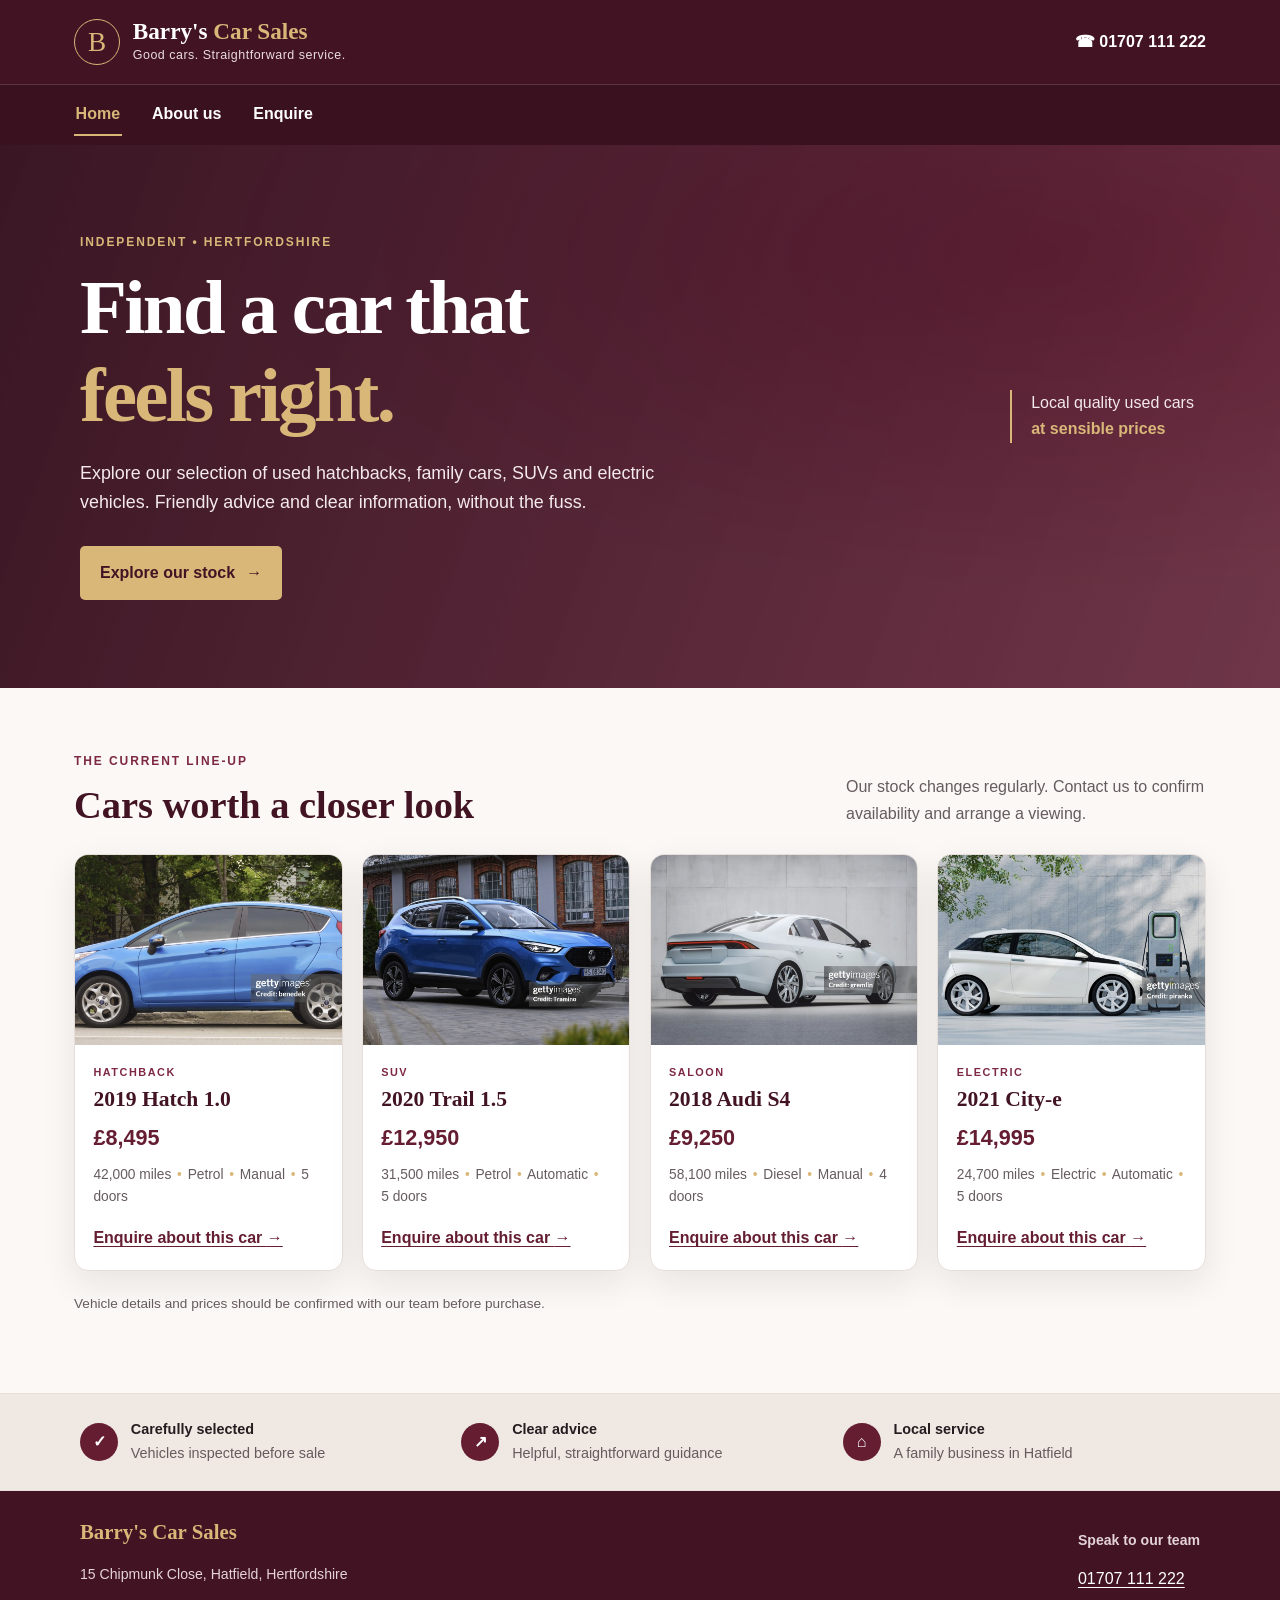
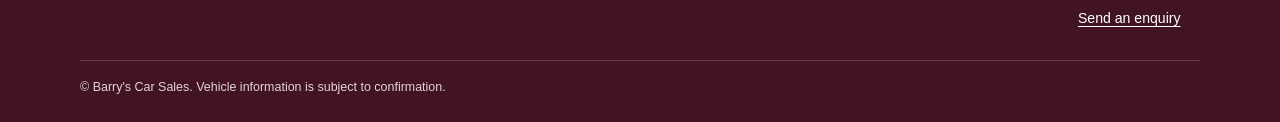
<file: index.html>
<!doctype html>
<html lang="en-GB">
<head>
  <meta charset="utf-8">
  <meta name="viewport" content="width=device-width, initial-scale=1">
  <meta name="description" content="Explore carefully selected used cars at Barry's Car Sales in Hatfield, Hertfordshire.">
  <title>Used Cars in Hertfordshire | Barry's Car Sales</title>
  <link rel="stylesheet" href="styles.css">
  <script src="script.js" defer></script>
</head>
<body>
<a class="skip-link" href="#main">Skip to main content</a>
<header class="site-header">
  <div class="header-inner">
    <a class="brand" href="index.html" aria-label="Barry's Car Sales home">
      <span class="brand-mark" aria-hidden="true">B</span>
      <span><span class="brand-name">Barry's <em>Car Sales</em></span><span class="brand-tagline">Good cars. Straightforward service.</span></span>
    </a>
    <a class="phone-link" href="tel:01707111222"><span aria-hidden="true">☎</span> 01707 111 222</a>
  </div>
  <nav class="primary-nav" aria-label="Main navigation">
    <div class="nav-inner">
      <a href="index.html" aria-current="page">Home</a>
      <a href="about.html">About us</a>
      <a href="enquiry.html">Enquire</a>
    </div>
  </nav>
</header>
<main id="main">
  <section class="hero">
    <div class="hero-copy">
      <p class="eyebrow">INDEPENDENT • HERTFORDSHIRE</p>
      <h1>Find a car that<br><span>feels right.</span></h1>
      <p>Explore our selection of used hatchbacks, family cars, SUVs and electric vehicles. Friendly advice and clear information, without the fuss.</p>
      <a class="button button-light" href="#stock">Explore our stock <span aria-hidden="true">→</span></a>
    </div>
    <div class="hero-note"><span class="hero-note-line"></span><p>Local quality used cars<br><strong>at sensible prices</strong></p></div>
  </section>

  <section class="stock-section" id="stock" aria-labelledby="stock-heading">
    <div class="section-heading">
      <div><p class="eyebrow">THE CURRENT LINE-UP</p><h2 id="stock-heading">Cars worth a closer look</h2></div>
      <p>Our stock changes regularly. Contact us to confirm availability and arrange a viewing.</p>
    </div>
    <div class="vehicle-grid">
      <article class="vehicle-card">
        <img src="hatchback.jpg" alt="White compact hatchback parked beside an electric vehicle charging point" width="1200" height="800">
        <div class="vehicle-info"><p class="vehicle-type">HATCHBACK</p><h3>2019 Hatch 1.0</h3><p class="price">£8,495</p><p class="specs">42,000 miles <span>•</span> Petrol <span>•</span> Manual <span>•</span> 5 doors</p><a class="text-link" href="enquiry.html?vehicle=2019%20Hatch%201.0">Enquire about this car <span aria-hidden="true">→</span></a></div>
      </article>
      <article class="vehicle-card">
        <img src="suv.jpg" alt="Blue compact SUV photographed outside a brick building" width="1200" height="800">
        <div class="vehicle-info"><p class="vehicle-type">SUV</p><h3>2020 Trail 1.5</h3><p class="price">£12,950</p><p class="specs">31,500 miles <span>•</span> Petrol <span>•</span> Automatic <span>•</span> 5 doors</p><a class="text-link" href="enquiry.html?vehicle=2020%20Trail%201.5">Enquire about this car <span aria-hidden="true">→</span></a></div>
      </article>
      <article class="vehicle-card">
        <img src="saloon.jpg" alt="Light-coloured four-door saloon viewed from the rear three-quarter angle" width="1200" height="800">
        <div class="vehicle-info"><p class="vehicle-type">SALOON</p><h3>2018 Audi S4</h3><p class="price">£9,250</p><p class="specs">58,100 miles <span>•</span> Diesel <span>•</span> Manual <span>•</span> 4 doors</p><a class="text-link" href="enquiry.html?vehicle=2018%20Audi%20S4">Enquire about this car <span aria-hidden="true">→</span></a></div>
      </article>
      <article class="vehicle-card">
        <img src="electric.jpg" alt="White electric hatchback connected to a public charging station" width="1200" height="800">
        <div class="vehicle-info"><p class="vehicle-type">ELECTRIC</p><h3>2021 City-e</h3><p class="price">£14,995</p><p class="specs">24,700 miles <span>•</span> Electric <span>•</span> Automatic <span>•</span> 5 doors</p><a class="text-link" href="enquiry.html?vehicle=2021%20City-e">Enquire about this car <span aria-hidden="true">→</span></a></div>
      </article>
    </div>
    <p class="stock-disclaimer">Vehicle details and prices should be confirmed with our team before purchase.</p>
  </section>
  <section class="trust-strip" aria-label="Our service commitments">
    <div><span aria-hidden="true">✓</span><p><strong>Carefully selected</strong><br>Vehicles inspected before sale</p></div>
    <div><span aria-hidden="true">↗</span><p><strong>Clear advice</strong><br>Helpful, straightforward guidance</p></div>
    <div><span aria-hidden="true">⌂</span><p><strong>Local service</strong><br>A family business in Hatfield</p></div>
  </section>
</main>
<footer class="site-footer"><div class="footer-inner"><div><a class="footer-brand" href="index.html">Barry's Car Sales</a><p>15 Chipmunk Close, Hatfield, Hertfordshire</p></div><div><p><strong>Speak to our team</strong></p><a href="tel:01707111222">01707 111 222</a><p><a href="enquiry.html">Send an enquiry</a></p></div></div><p class="copyright">© Barry's Car Sales. Vehicle information is subject to confirmation.</p></footer>
</body>
</html>
</file>
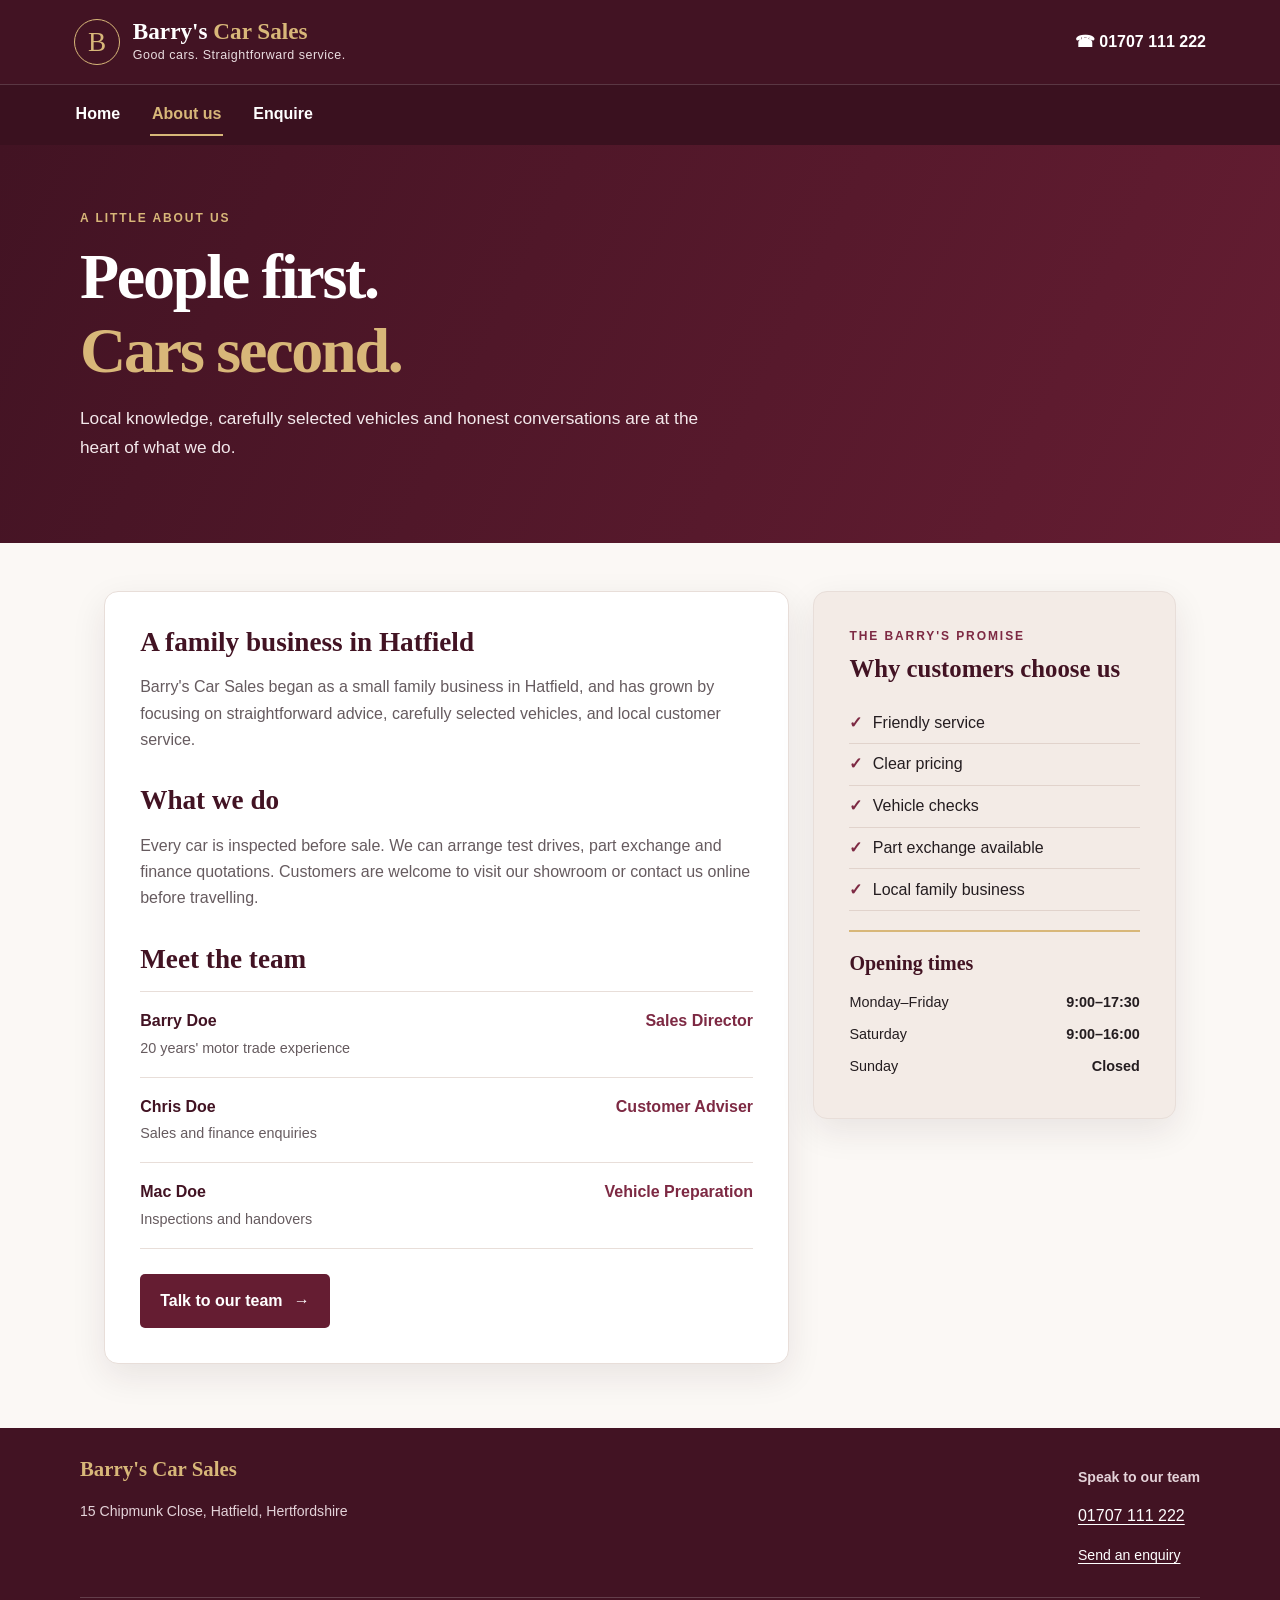
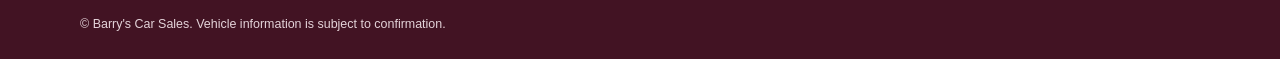
<file: about.html>
<!doctype html>
<html lang="en-GB">
<head>
  <meta charset="utf-8"><meta name="viewport" content="width=device-width, initial-scale=1">
  <meta name="description" content="Learn about the team and service at Barry's Car Sales in Hatfield.">
  <title>About Us | Barry's Car Sales</title><link rel="stylesheet" href="styles.css"><script src="script.js" defer></script>
</head>
<body>
<a class="skip-link" href="#main">Skip to main content</a>
<header class="site-header"><div class="header-inner"><a class="brand" href="index.html" aria-label="Barry's Car Sales home"><span class="brand-mark" aria-hidden="true">B</span><span><span class="brand-name">Barry's <em>Car Sales</em></span><span class="brand-tagline">Good cars. Straightforward service.</span></span></a><a class="phone-link" href="tel:01707111222">☎ 01707 111 222</a></div><nav class="primary-nav" aria-label="Main navigation"><div class="nav-inner"><a href="index.html">Home</a><a href="about.html" aria-current="page">About us</a><a href="enquiry.html">Enquire</a></div></nav></header>
<main id="main">
  <section class="page-intro"><p class="eyebrow">A LITTLE ABOUT US</p><h1>People first.<br><span>Cars second.</span></h1><p>Local knowledge, carefully selected vehicles and honest conversations are at the heart of what we do.</p></section>
  <div class="content-layout">
    <article class="content-panel">
      <h2>A family business in Hatfield</h2>
      <p>Barry's Car Sales began as a small family business in Hatfield, and has grown by focusing on straightforward advice, carefully selected vehicles, and local customer service.</p>
      <h2>What we do</h2><p>Every car is inspected before sale. We can arrange test drives, part exchange and finance quotations. Customers are welcome to visit our showroom or contact us online before travelling.</p>
      <h2>Meet the team</h2>
      <div class="team-list">
        <div class="team-member"><strong>Barry Doe</strong><span>Sales Director</span><p>20 years' motor trade experience</p></div>
        <div class="team-member"><strong>Chris Doe</strong><span>Customer Adviser</span><p>Sales and finance enquiries</p></div>
        <div class="team-member"><strong>Mac Doe</strong><span>Vehicle Preparation</span><p>Inspections and handovers</p></div>
      </div>
      <a class="button button-maroon" href="enquiry.html">Talk to our team <span aria-hidden="true">→</span></a>
    </article>
    <aside class="sidebar-panel" aria-labelledby="why-heading"><p class="eyebrow">THE BARRY'S PROMISE</p><h2 id="why-heading">Why customers choose us</h2><ul class="check-list"><li>Friendly service</li><li>Clear pricing</li><li>Vehicle checks</li><li>Part exchange available</li><li>Local family business</li></ul><div class="hours"><h3>Opening times</h3><dl><div><dt>Monday–Friday</dt><dd>9:00–17:30</dd></div><div><dt>Saturday</dt><dd>9:00–16:00</dd></div><div><dt>Sunday</dt><dd>Closed</dd></div></dl></div></aside>
  </div>
</main>
<footer class="site-footer"><div class="footer-inner"><div><a class="footer-brand" href="index.html">Barry's Car Sales</a><p>15 Chipmunk Close, Hatfield, Hertfordshire</p></div><div><p><strong>Speak to our team</strong></p><a href="tel:01707111222">01707 111 222</a><p><a href="enquiry.html">Send an enquiry</a></p></div></div><p class="copyright">© Barry's Car Sales. Vehicle information is subject to confirmation.</p></footer>
</body></html>
</file>
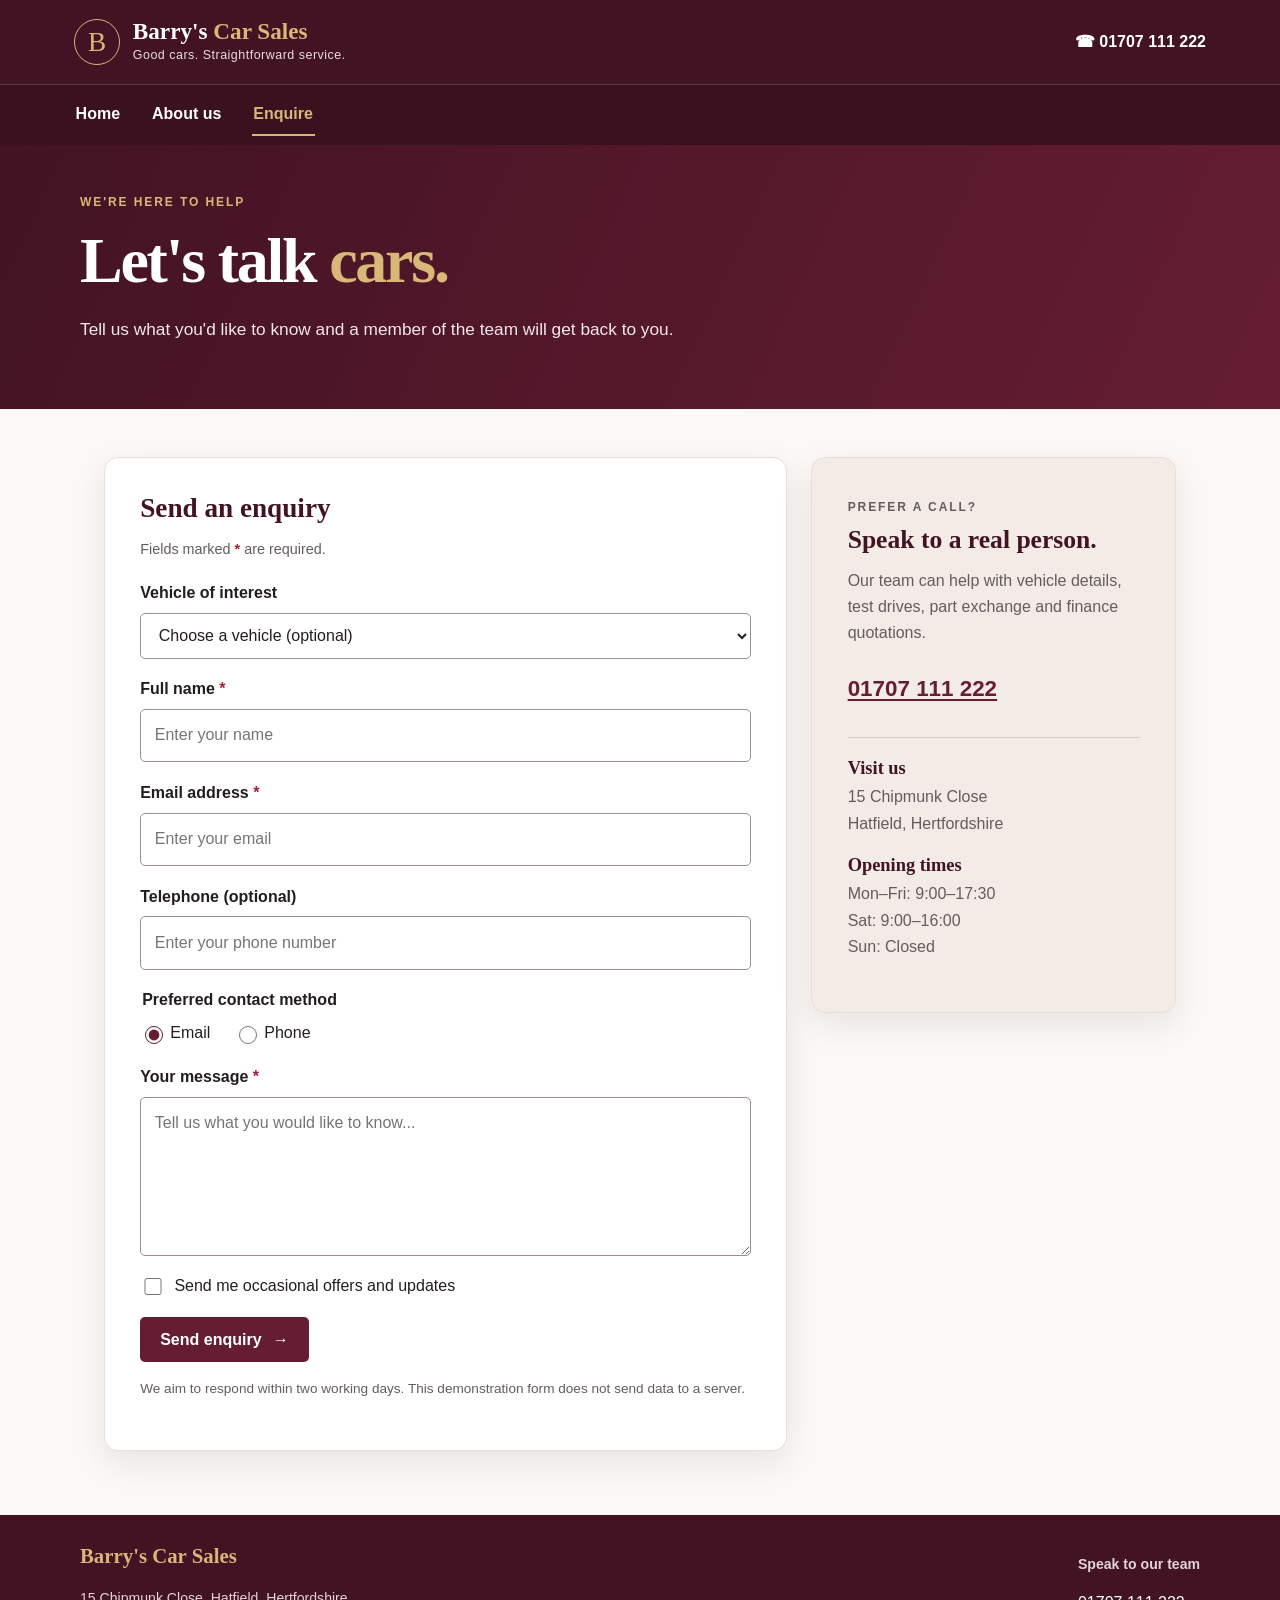
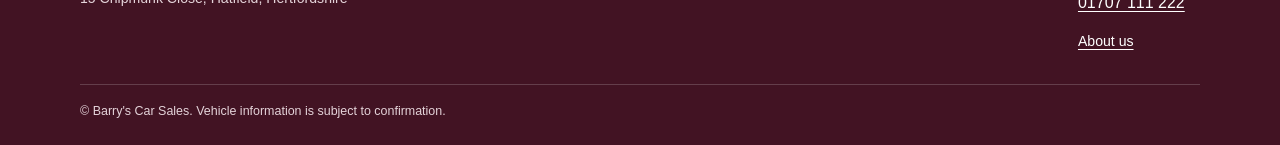
<file: enquiry.html>
<!doctype html>
<html lang="en-GB">
<head><meta charset="utf-8"><meta name="viewport" content="width=device-width, initial-scale=1"><meta name="description" content="Contact Barry's Car Sales about a vehicle or arrange a viewing."><title>Vehicle Enquiry | Barry's Car Sales</title><link rel="stylesheet" href="styles.css"><script src="script.js" defer></script></head>
<body>
<a class="skip-link" href="#main">Skip to main content</a>
<header class="site-header"><div class="header-inner"><a class="brand" href="index.html" aria-label="Barry's Car Sales home"><span class="brand-mark" aria-hidden="true">B</span><span><span class="brand-name">Barry's <em>Car Sales</em></span><span class="brand-tagline">Good cars. Straightforward service.</span></span></a><a class="phone-link" href="tel:01707111222">☎ 01707 111 222</a></div><nav class="primary-nav" aria-label="Main navigation"><div class="nav-inner"><a href="index.html">Home</a><a href="about.html">About us</a><a href="enquiry.html" aria-current="page">Enquire</a></div></nav></header>
<main id="main">
  <section class="page-intro compact"><p class="eyebrow">WE'RE HERE TO HELP</p><h1>Let's talk <span>cars.</span></h1><p>Tell us what you'd like to know and a member of the team will get back to you.</p></section>
  <div class="form-layout">
    <section class="form-panel" aria-labelledby="form-heading"><h2 id="form-heading">Send an enquiry</h2><p class="form-help">Fields marked <span aria-hidden="true">*</span> are required.</p>
      <form id="enquiry-form" action="#" method="get">
        <div class="form-field"><label for="car">Vehicle of interest</label><select id="car" name="vehicle"><option value="">Choose a vehicle (optional)</option><option>2019 Hatch 1.0</option><option>2020 Trail 1.5</option><option>2018 Audi S4</option><option>2021 City-e</option></select></div>
        <div class="form-field"><label for="name">Full name <span aria-hidden="true">*</span></label><input id="name" name="name" type="text" autocomplete="name" required minlength="2" required placeholder="Enter your name"></div>
        <div class="form-field"><label for="email">Email address <span aria-hidden="true">*</span></label><input id="email" name="email" type="email" autocomplete="email" required required placeholder="Enter your email"></div>
        <div class="form-field"><label for="phone">Telephone (optional)</label><input id="phone" name="phone" type="tel" autocomplete="tel" required placeholder="Enter your phone number"></div>
        <fieldset class="form-field"><legend>Preferred contact method</legend><div class="choice-row"><label><input type="radio" name="contact" value="email" checked> Email</label><label><input type="radio" name="contact" value="phone"> Phone</label></div></fieldset>
        <div class="form-field"><label for="message">Your message <span aria-hidden="true">*</span></label><textarea id="message" name="message" rows="5" required placeholder="Tell us what you would like to know..."></textarea></div>
        <div class="form-field checkbox-field"><label for="updates"><input type="checkbox" id="updates" name="updates" value="yes"> Send me occasional offers and updates</label></div>
        <button class="button button-maroon" type="submit">Send enquiry <span aria-hidden="true">→</span></button>
        <p id="form-status" class="form-status" role="status" aria-live="polite" tabindex="-1">We aim to respond within two working days. This demonstration form does not send data to a server.</p>
      </form>
    </section>
    <aside class="contact-panel"><p class="eyebrow">PREFER A CALL?</p><h2>Speak to a real person.</h2><p>Our team can help with vehicle details, test drives, part exchange and finance quotations.</p><a class="contact-number" href="tel:01707111222">01707 111 222</a><hr><h3>Visit us</h3><p>15 Chipmunk Close<br>Hatfield, Hertfordshire</p><h3>Opening times</h3><p>Mon–Fri: 9:00–17:30<br>Sat: 9:00–16:00<br>Sun: Closed</p></aside>
  </div>
</main>
<footer class="site-footer"><div class="footer-inner"><div><a class="footer-brand" href="index.html">Barry's Car Sales</a><p>15 Chipmunk Close, Hatfield, Hertfordshire</p></div><div><p><strong>Speak to our team</strong></p><a href="tel:01707111222">01707 111 222</a><p><a href="about.html">About us</a></p></div></div><p class="copyright">© Barry's Car Sales. Vehicle information is subject to confirmation.</p></footer>
</body></html>
</file>
<file: styles.css>
/* Barry's Car Sales — accessible maroon and warm-neutral design */
:root{--maroon:#651d32;--maroon-dark:#421323;--wine:#7d2943;--gold:#d8b779;--ink:#241d20;--muted:#665b5f;--paper:#fbf8f5;--white:#fff;--line:#e8ded9;--focus:#f0bd55;--radius:14px;--shadow:0 12px 35px rgba(47,22,30,.09)}
*{box-sizing:border-box}
html{scroll-behavior:smooth;scroll-padding-top:1rem}
body{margin:0;background:var(--paper);color:var(--ink);font-family:Arial,Helvetica,sans-serif;font-size:16px;line-height:1.65}
a{color:var(--maroon);text-underline-offset:3px}
a:hover{color:var(--wine)}
a:focus-visible,button:focus-visible,input:focus-visible,select:focus-visible,textarea:focus-visible{outline:3px solid var(--focus);outline-offset:3px}
.skip-link{position:absolute;left:1rem;top:-5rem;z-index:20;background:#fff;color:var(--maroon-dark);padding:.8rem 1rem;border-radius:6px;font-weight:700}
.skip-link:focus{top:1rem}
.site-header{background:var(--maroon-dark);color:#fff}
.header-inner,.nav-inner,.footer-inner{max-width:1180px;margin:auto;padding:1.1rem 1.5rem;display:flex;align-items:center;justify-content:space-between;gap:1rem}
.brand{display:flex;align-items:center;gap:.8rem;color:#fff;text-decoration:none}
.brand-mark{display:grid;place-items:center;width:46px;height:46px;border:1px solid var(--gold);border-radius:50%;color:var(--gold);font-family:Georgia,serif;font-size:1.7rem}
.brand-name{display:block;font-family:Georgia,serif;font-size:1.45rem;font-weight:700;line-height:1.2}.brand-name em{color:var(--gold);font-style:normal}
.brand-tagline{display:block;color:#eadde0;font-size:.78rem;letter-spacing:.04em}
.phone-link{color:#fff;font-weight:700;text-decoration:none;white-space:nowrap}
.primary-nav{border-top:1px solid rgba(255,255,255,.16);background:rgba(0,0,0,.12)}
.nav-inner{justify-content:flex-start;padding-top:.55rem;padding-bottom:.55rem;gap:1.8rem}
.nav-inner a{color:#fff;text-decoration:none;padding:.45rem .1rem;border-bottom:2px solid transparent;font-weight:700}
.nav-inner a:hover,.nav-inner a[aria-current=page]{color:var(--gold);border-color:var(--gold)}
main{min-height:60vh}
.hero{min-height:440px;padding:5.5rem max(1.5rem,calc((100% - 1120px)/2));background:linear-gradient(110deg,rgba(50,12,27,.96),rgba(91,25,47,.87)),radial-gradient(ellipse at 80% 20%,#a15c6e,transparent 55%);color:#fff;display:flex;align-items:center;justify-content:space-between;gap:2rem}
.hero-copy{max-width:650px}.eyebrow{font-size:.75rem;letter-spacing:.16em;font-weight:800;color:var(--wine);margin:0 0 .7rem}.hero .eyebrow{color:var(--gold)}
h1,h2,h3{font-family:Georgia,'Times New Roman',serif;line-height:1.15;color:var(--maroon-dark)}
.hero h1,.page-intro h1{font-size:clamp(2.7rem,6vw,5rem);margin:.25rem 0 1rem;color:#fff;letter-spacing:-.035em}.hero h1 span,.page-intro h1 span{color:var(--gold)}
.hero-copy>p:not(.eyebrow){max-width:590px;color:#f4e9ec;font-size:1.12rem;margin-bottom:1.8rem}
.button{display:inline-flex;align-items:center;justify-content:center;gap:.7rem;border:0;border-radius:5px;padding:.85rem 1.25rem;font-weight:800;text-decoration:none;cursor:pointer;font-size:1rem}
.button-light{background:var(--gold);color:var(--maroon-dark)}.button-light:hover{background:#f0d59f;color:var(--maroon-dark)}
.button-maroon{background:var(--maroon);color:#fff}.button-maroon:hover{background:var(--maroon-dark);color:#fff}
.hero-note{border-left:2px solid var(--gold);padding-left:1.2rem;color:#f4e9ec;min-width:190px}.hero-note p{margin:0}.hero-note strong{color:var(--gold)}
.stock-section{max-width:1180px;margin:0 auto;padding:4rem 1.5rem}
.section-heading{display:flex;justify-content:space-between;align-items:end;gap:2rem;margin-bottom:1.7rem}.section-heading h2{font-size:clamp(1.8rem,3vw,2.5rem);margin:0}.section-heading>p{max-width:360px;color:var(--muted);margin:0}
.vehicle-grid{display:grid;grid-template-columns:repeat(4,minmax(0,1fr));gap:1.2rem}
.vehicle-card{background:#fff;border:1px solid var(--line);border-radius:var(--radius);overflow:hidden;box-shadow:var(--shadow);display:flex;flex-direction:column}
.vehicle-card img{display:block;width:100%;height:190px;object-fit:cover;background:#eee}
.vehicle-info{padding:1.15rem;display:flex;flex-direction:column;flex:1}
.vehicle-type{font-size:.68rem;letter-spacing:.14em;font-weight:800;color:var(--wine);margin:0 0 .35rem}
.vehicle-info h3{font-size:1.35rem;margin:0 0 .4rem}.price{font-size:1.35rem;font-weight:800;color:var(--maroon);margin:.1rem 0 .5rem}
.specs{font-size:.86rem;color:var(--muted);margin:0 0 1rem}.specs span{color:var(--gold);padding:0 .12rem}
.text-link{font-weight:800;margin-top:auto;text-decoration-thickness:1px}
.stock-disclaimer{font-size:.85rem;color:var(--muted);margin-top:1.4rem}
.trust-strip{background:#f0e8e3;border-top:1px solid var(--line);border-bottom:1px solid var(--line);padding:1.5rem max(1.5rem,calc((100% - 1120px)/2));display:grid;grid-template-columns:repeat(3,1fr);gap:1.5rem}
.trust-strip>div{display:flex;align-items:center;gap:.8rem}.trust-strip>div>span{display:grid;place-items:center;width:38px;height:38px;border-radius:50%;background:var(--maroon);color:#fff;font-weight:800}.trust-strip p{margin:0;color:var(--muted);font-size:.9rem}.trust-strip strong{color:var(--ink)}
.page-intro{background:linear-gradient(115deg,var(--maroon-dark),var(--maroon));padding:4rem max(1.5rem,calc((100% - 1120px)/2));color:#fff}
.page-intro .eyebrow{color:var(--gold)}.page-intro h1{font-size:clamp(2.5rem,5vw,4.2rem)}.page-intro>p:last-child{max-width:650px;color:#f3e8eb;font-size:1.08rem}.page-intro.compact{padding-top:3rem;padding-bottom:3rem}
.content-layout,.form-layout{max-width:1120px;margin:3rem auto 4rem;padding:0 1.5rem;display:grid;grid-template-columns:minmax(0,1.7fr) minmax(260px,.9fr);gap:1.5rem;align-items:start}
.content-panel,.sidebar-panel,.form-panel,.contact-panel{background:#fff;border:1px solid var(--line);border-radius:var(--radius);padding:clamp(1.3rem,3vw,2.2rem);box-shadow:var(--shadow)}
.content-panel h2,.sidebar-panel h2,.form-panel h2,.contact-panel h2{font-size:1.7rem;margin:0 0 .8rem}.content-panel h2:not(:first-child){margin-top:2rem}.content-panel p,.contact-panel p{color:var(--muted)}
.team-list{border-top:1px solid var(--line);margin:1rem 0 1.6rem}.team-member{display:grid;grid-template-columns:1fr 1fr;gap:.15rem .8rem;padding:1rem 0;border-bottom:1px solid var(--line)}.team-member strong{color:var(--maroon-dark)}.team-member span{color:var(--wine);text-align:right;font-weight:700}.team-member p{grid-column:1/-1;margin:0;font-size:.9rem}
.sidebar-panel{background:#f3ebe6}.sidebar-panel .eyebrow{margin-bottom:.5rem}.sidebar-panel h2{font-size:1.55rem}.check-list{list-style:none;padding:0;margin:1.2rem 0}.check-list li{padding:.45rem 0;border-bottom:1px solid #e1d3cc}.check-list li:before{content:"✓";color:var(--wine);font-weight:900;margin-right:.65rem}
.hours{border-top:2px solid var(--gold);padding-top:1rem}.hours h3{font-size:1.25rem;margin:.2rem 0 .8rem}.hours dl{margin:0}.hours dl div{display:flex;justify-content:space-between;gap:.5rem;padding:.25rem 0;font-size:.9rem}.hours dd{margin:0;font-weight:700}
.form-layout{grid-template-columns:minmax(0,1.5fr) minmax(260px,.8fr)}
.form-help{color:var(--muted);font-size:.9rem}.form-help span,.form-field label span{color:#a11d3c;font-weight:800}
.form-field{margin:1.1rem 0}.form-field>label,.form-field legend{display:block;font-weight:700;margin-bottom:.4rem;color:var(--ink)}
input:not([type=checkbox]):not([type=radio]),select,textarea{display:block;width:100%;max-width:100%;padding:.78rem .85rem;border:1px solid #9b8d90;border-radius:5px;background:#fff;color:var(--ink);font:inherit}
textarea{resize:vertical;min-height:130px}
input[type=checkbox],input[type=radio]{width:1.1rem;height:1.1rem;accent-color:var(--maroon);vertical-align:middle}
fieldset.form-field{border:0;padding:0}.choice-row{display:flex;gap:1.5rem;flex-wrap:wrap}.choice-row label,.checkbox-field label{font-weight:400}
.checkbox-field label{display:flex;align-items:center;gap:.6rem}
.form-status{color:var(--muted);font-size:.85rem;margin-top:1rem}
.contact-panel{background:#f3ebe6}.contact-panel .eyebrow{margin-bottom:.5rem}.contact-panel h2{font-size:1.6rem}.contact-number{display:inline-block;font-size:1.4rem;font-weight:800;color:var(--maroon);margin:.5rem 0}.contact-panel hr{border:0;border-top:1px solid #d9c9c2;margin:1.3rem 0}.contact-panel h3{font-size:1.15rem;margin-bottom:.3rem}.contact-panel p{margin-top:.3rem}
.site-footer{background:var(--maroon-dark);color:#f5e9ed;padding:1.5rem max(1.5rem,calc((100% - 1120px)/2))}
.footer-inner{padding:0;align-items:flex-start}.footer-brand{font-family:Georgia,serif;color:var(--gold);font-size:1.3rem;font-weight:700;text-decoration:none}.site-footer p{font-size:.88rem;color:#e4d3d9}.site-footer a:not(.footer-brand){color:#fff}.copyright{border-top:1px solid rgba(255,255,255,.18);padding-top:1rem;margin:1rem 0 0;font-size:.78rem!important}
@media(max-width:950px){.vehicle-grid{grid-template-columns:repeat(2,minmax(0,1fr))}.hero{padding-top:4rem;padding-bottom:4rem}.hero-note{display:none}}
@media(max-width:680px){.header-inner{align-items:flex-start;flex-direction:column}.phone-link{padding-left:3.6rem}.nav-inner{gap:1.2rem}.hero{min-height:0;padding-top:3.5rem;padding-bottom:3.5rem}.section-heading{display:block}.section-heading>p{margin-top:.8rem}.vehicle-grid{grid-template-columns:1fr}.vehicle-card img{height:220px}.trust-strip{grid-template-columns:1fr;gap:.9rem}.content-layout,.form-layout{grid-template-columns:1fr;margin-top:1.5rem}.page-intro{padding-top:3rem;padding-bottom:3rem}.team-member{grid-template-columns:1fr}.team-member span{text-align:left}.footer-inner{flex-direction:column;gap:.8rem}}
@media(prefers-reduced-motion:reduce){html{scroll-behavior:auto}*,*::before,*::after{animation-duration:.01ms!important;animation-iteration-count:1!important;transition-duration:.01ms!important}}
</file>
